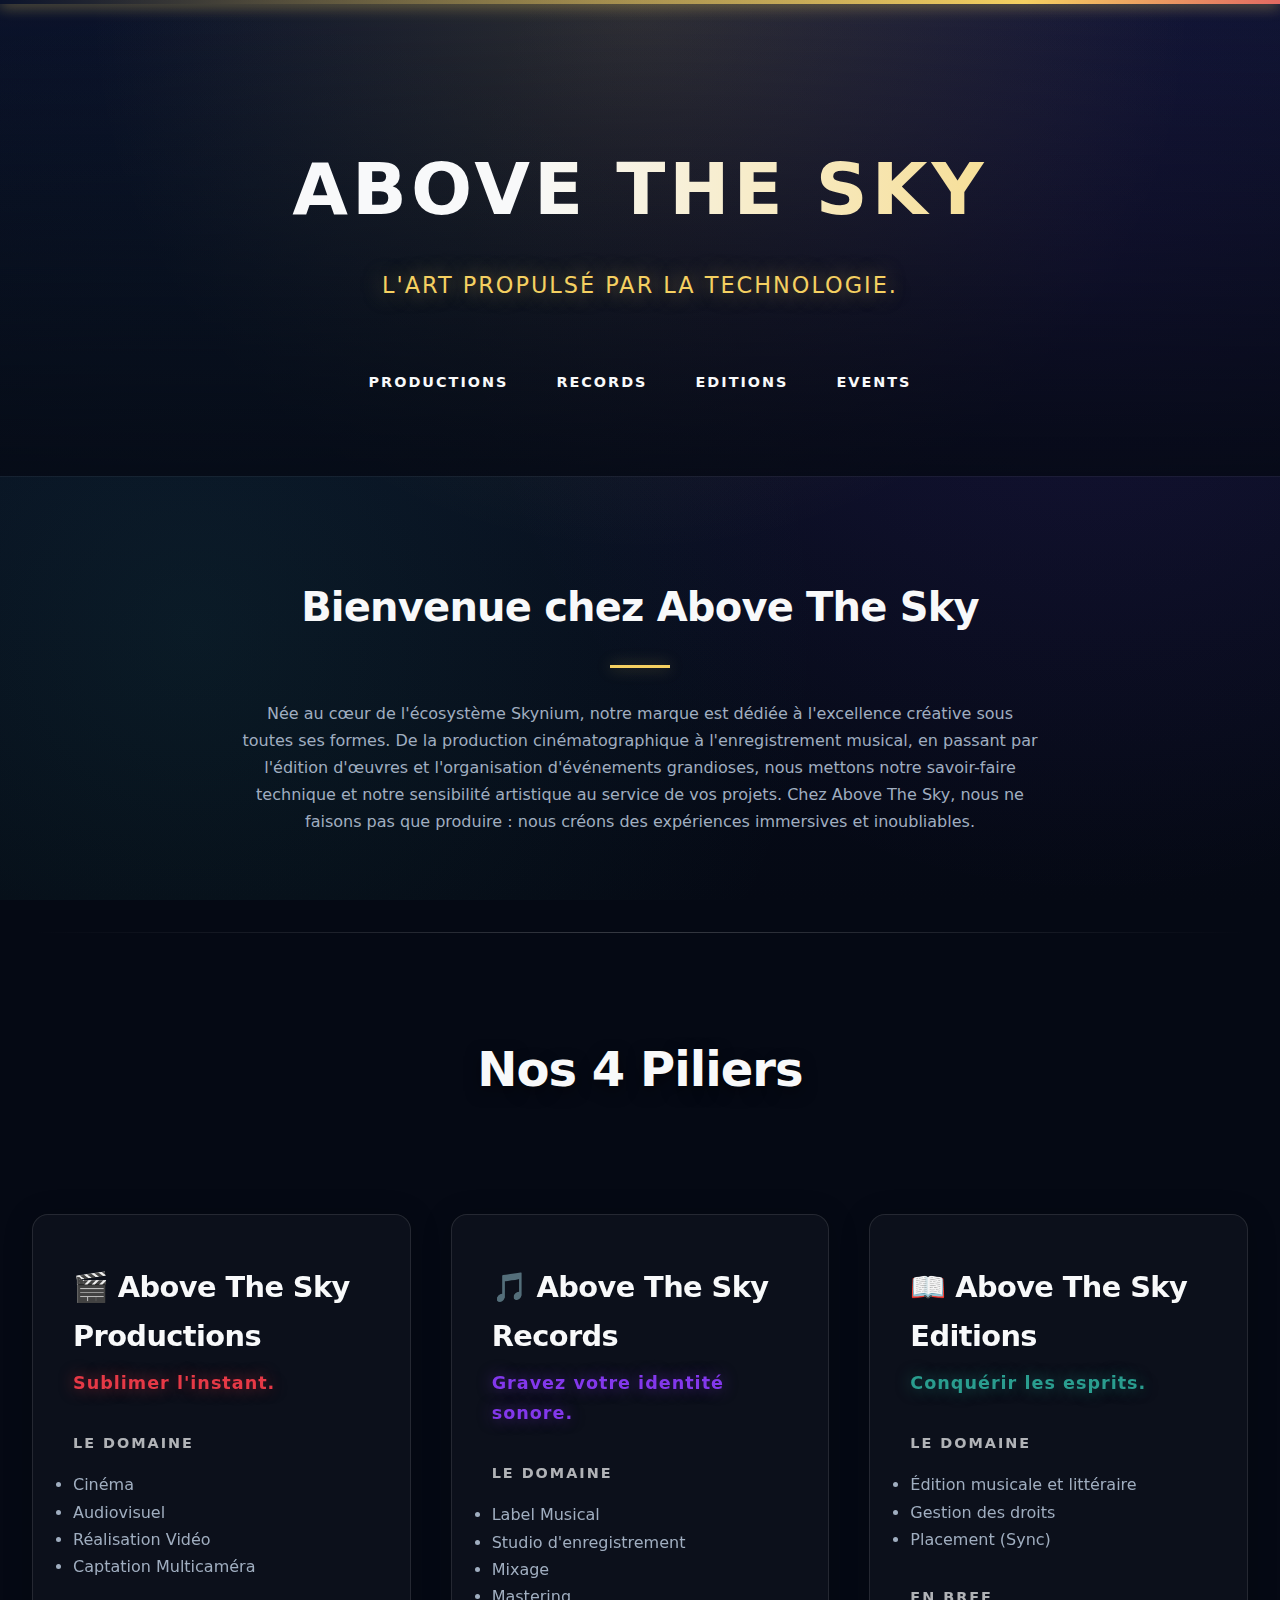
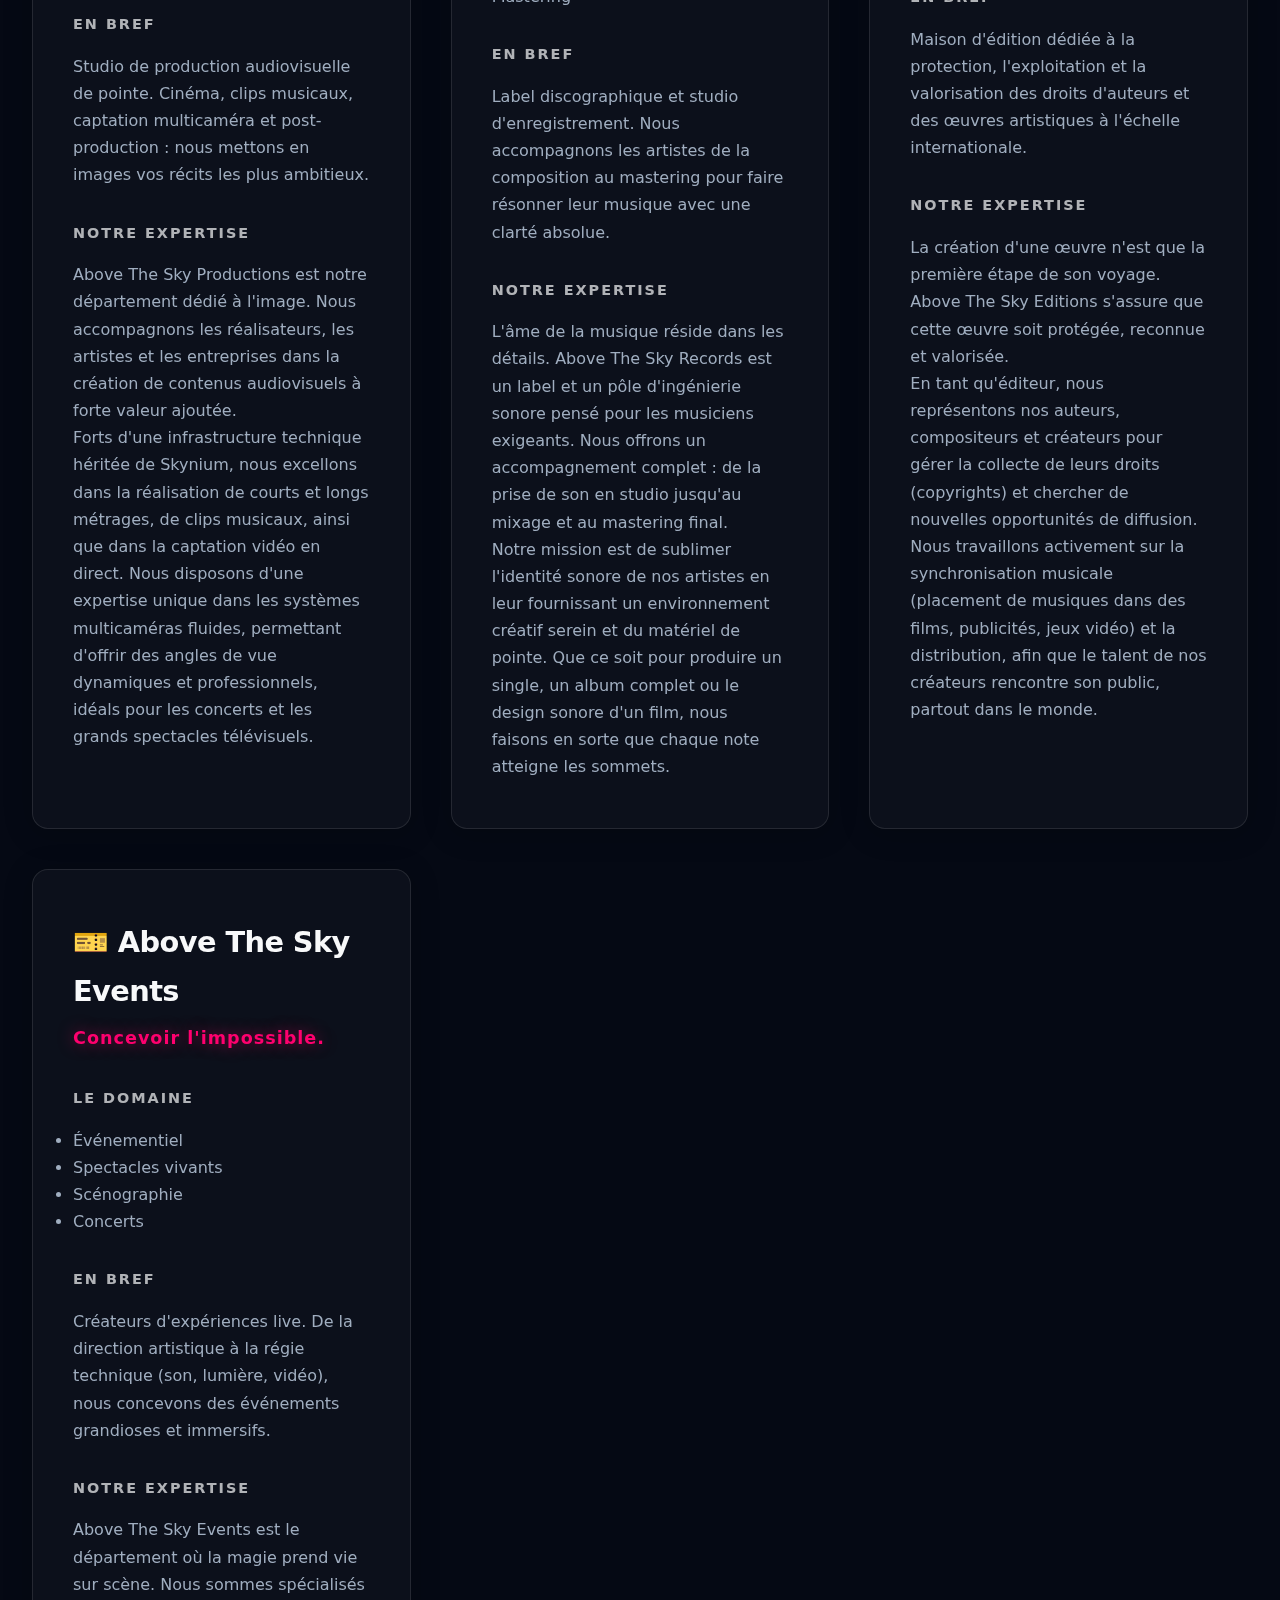
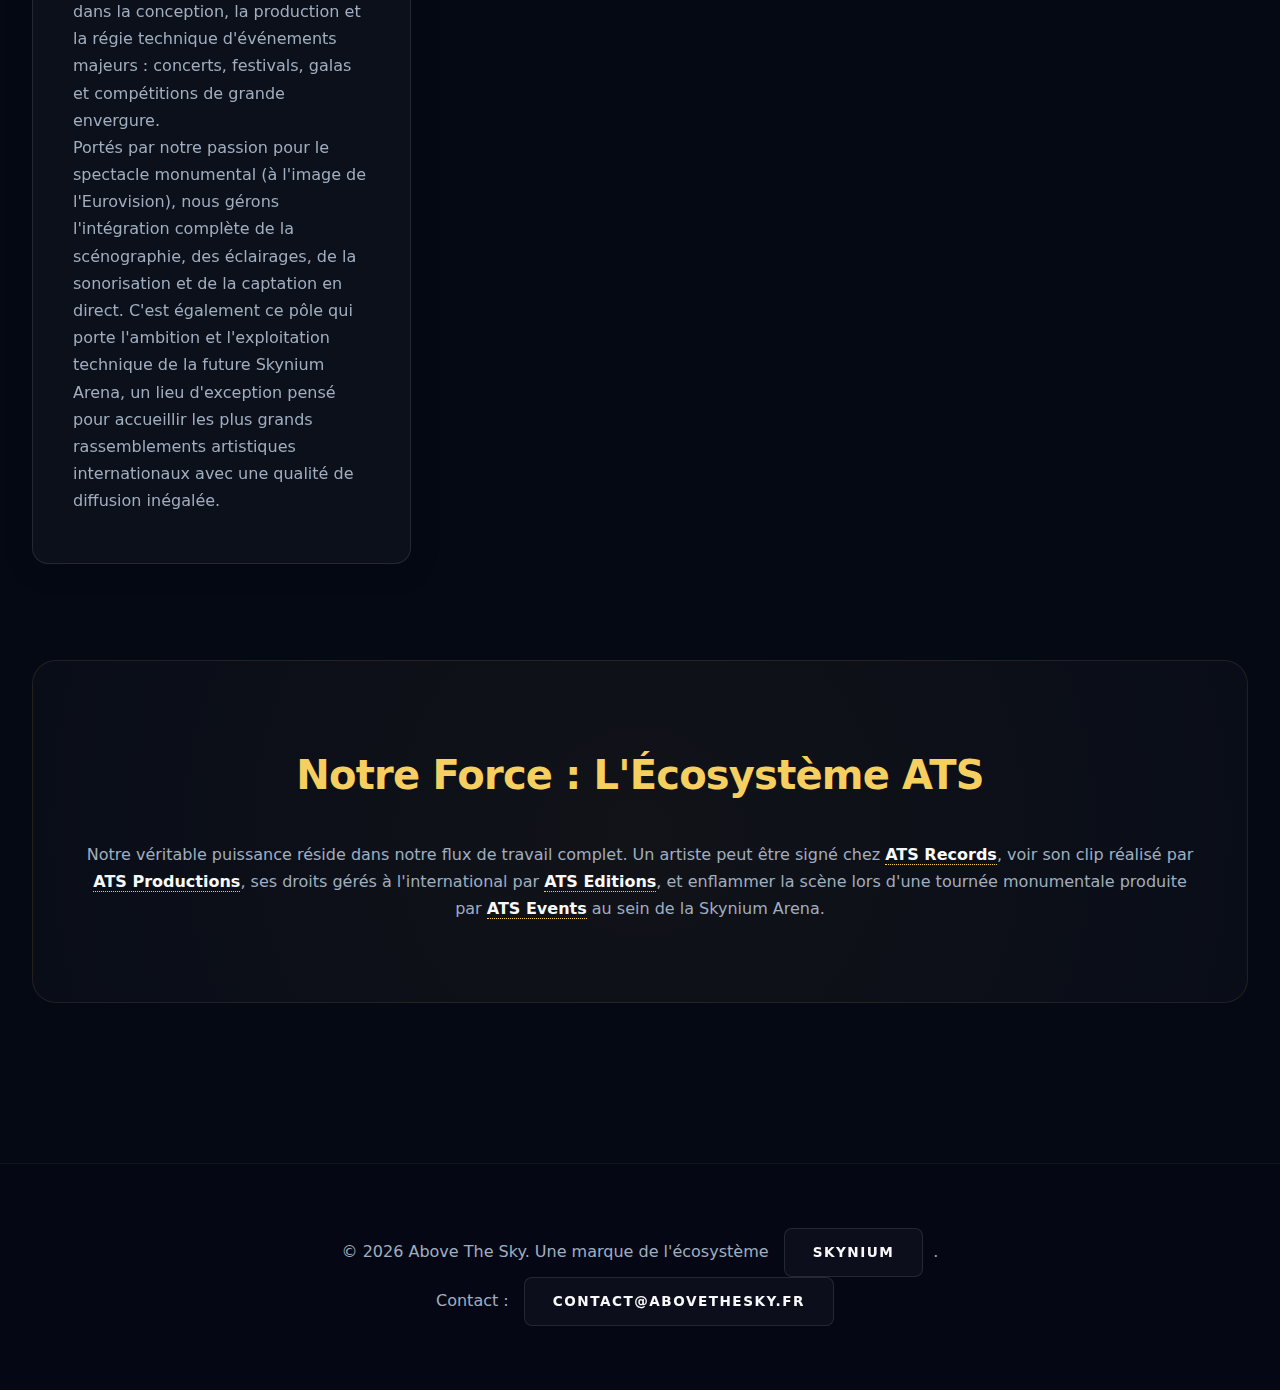
<file: index.html>
<!DOCTYPE html>
<html lang="fr">
<head>
    <meta charset="UTF-8">
    <meta name="viewport" content="width=device-width, initial-scale=1.0">
    <title>Above The Sky</title>
    <link rel="stylesheet" href="ressources/style.css">
    <meta name="description" content="Pôle créatif, artistique et événementiel de l'écosystème Skynium.">
    <link rel="icon" type="image/png" href="/ressources/favicon/favicon-96x96.png" sizes="96x96" />
    <link rel="icon" type="image/svg+xml" href="/ressources/favicon/favicon.svg" />
    <link rel="shortcut icon" href="/ressources/favicon/favicon.ico" />
    <link rel="apple-touch-icon" sizes="180x180" href="/ressources/favicon/apple-touch-icon.png" />
    <meta name="apple-mobile-web-app-title" content="Above The Sky" />
    <link rel="manifest" href="/ressources/favicon/site.webmanifest" />
</head>
<body>

    <header id="entete-global">
        <h1>Above The Sky</h1>
        <p><strong>L'art propulsé par la technologie.</strong></p>
        <nav>
            <ul>
                <li><a href="productions.html">Productions</a></li>
                <li><a href="records.html">Records</a></li>
                <li><a href="editions.html">Editions</a></li>
                <li><a href="events.html">Events</a></li>
            </ul>
        </nav>
    </header>

    <main>
        <section id="presentation-globale">
            <h2>Bienvenue chez Above The Sky</h2>
            <p>Née au cœur de l'écosystème Skynium, notre marque est dédiée à l'excellence créative sous toutes ses formes. De la production cinématographique à l'enregistrement musical, en passant par l'édition d'œuvres et l'organisation d'événements grandioses, nous mettons notre savoir-faire technique et notre sensibilité artistique au service de vos projets. Chez Above The Sky, nous ne faisons pas que produire : nous créons des expériences immersives et inoubliables.</p>
        </section>

        <hr>

        <section id="les-piliers">
            <h2>Nos 4 Piliers</h2>

            <article id="productions" class="pilier-ats">
                <h3>🎬 Above The Sky Productions</h3>
                <p><em>Sublimer l'instant.</em></p>
                <h4>Le Domaine</h4>
                <ul>
                    <li>Cinéma</li>
                    <li>Audiovisuel</li>
                    <li>Réalisation Vidéo</li>
                    <li>Captation Multicaméra</li>
                </ul>
                <h4>En bref</h4>
                <p>Studio de production audiovisuelle de pointe. Cinéma, clips musicaux, captation multicaméra et post-production : nous mettons en images vos récits les plus ambitieux.</p>
                <h4>Notre Expertise</h4>
                <p>Above The Sky Productions est notre département dédié à l'image. Nous accompagnons les réalisateurs, les artistes et les entreprises dans la création de contenus audiovisuels à forte valeur ajoutée.</p>
                <p>Forts d'une infrastructure technique héritée de Skynium, nous excellons dans la réalisation de courts et longs métrages, de clips musicaux, ainsi que dans la captation vidéo en direct. Nous disposons d'une expertise unique dans les systèmes multicaméras fluides, permettant d'offrir des angles de vue dynamiques et professionnels, idéals pour les concerts et les grands spectacles télévisuels.</p>
            </article>

            <article id="records" class="pilier-ats">
                <h3>🎵 Above The Sky Records</h3>
                <p><em>Gravez votre identité sonore.</em></p>
                <h4>Le Domaine</h4>
                <ul>
                    <li>Label Musical</li>
                    <li>Studio d'enregistrement</li>
                    <li>Mixage</li>
                    <li>Mastering</li>
                </ul>
                <h4>En bref</h4>
                <p>Label discographique et studio d'enregistrement. Nous accompagnons les artistes de la composition au mastering pour faire résonner leur musique avec une clarté absolue.</p>
                <h4>Notre Expertise</h4>
                <p>L'âme de la musique réside dans les détails. Above The Sky Records est un label et un pôle d'ingénierie sonore pensé pour les musiciens exigeants. Nous offrons un accompagnement complet : de la prise de son en studio jusqu'au mixage et au mastering final.</p>
                <p>Notre mission est de sublimer l'identité sonore de nos artistes en leur fournissant un environnement créatif serein et du matériel de pointe. Que ce soit pour produire un single, un album complet ou le design sonore d'un film, nous faisons en sorte que chaque note atteigne les sommets.</p>
            </article>

            <article id="editions" class="pilier-ats">
                <h3>📖 Above The Sky Editions</h3>
                <p><em>Conquérir les esprits.</em></p>
                <h4>Le Domaine</h4>
                <ul>
                    <li>Édition musicale et littéraire</li>
                    <li>Gestion des droits</li>
                    <li>Placement (Sync)</li>
                </ul>
                <h4>En bref</h4>
                <p>Maison d'édition dédiée à la protection, l'exploitation et la valorisation des droits d'auteurs et des œuvres artistiques à l'échelle internationale.</p>
                <h4>Notre Expertise</h4>
                <p>La création d'une œuvre n'est que la première étape de son voyage. Above The Sky Editions s'assure que cette œuvre soit protégée, reconnue et valorisée.</p>
                <p>En tant qu'éditeur, nous représentons nos auteurs, compositeurs et créateurs pour gérer la collecte de leurs droits (copyrights) et chercher de nouvelles opportunités de diffusion. Nous travaillons activement sur la synchronisation musicale (placement de musiques dans des films, publicités, jeux vidéo) et la distribution, afin que le talent de nos créateurs rencontre son public, partout dans le monde.</p>
            </article>

            <article id="events" class="pilier-ats">
                <h3>🎫 Above The Sky Events</h3>
                <p><em>Concevoir l'impossible.</em></p>
                <h4>Le Domaine</h4>
                <ul>
                    <li>Événementiel</li>
                    <li>Spectacles vivants</li>
                    <li>Scénographie</li>
                    <li>Concerts</li>
                </ul>
                <h4>En bref</h4>
                <p>Créateurs d'expériences live. De la direction artistique à la régie technique (son, lumière, vidéo), nous concevons des événements grandioses et immersifs.</p>
                <h4>Notre Expertise</h4>
                <p>Above The Sky Events est le département où la magie prend vie sur scène. Nous sommes spécialisés dans la conception, la production et la régie technique d'événements majeurs : concerts, festivals, galas et compétitions de grande envergure.</p>
                <p>Portés par notre passion pour le spectacle monumental (à l'image de l'Eurovision), nous gérons l'intégration complète de la scénographie, des éclairages, de la sonorisation et de la captation en direct. C'est également ce pôle qui porte l'ambition et l'exploitation technique de la future Skynium Arena, un lieu d'exception pensé pour accueillir les plus grands rassemblements artistiques internationaux avec une qualité de diffusion inégalée.</p>
            </article>
        </section>

        <section id="workflow-synergie">
            <h2>Notre Force : L'Écosystème ATS</h2>
            <p>Notre véritable puissance réside dans notre flux de travail complet. Un artiste peut être signé chez <strong>ATS Records</strong>, voir son clip réalisé par <strong>ATS Productions</strong>, ses droits gérés à l'international par <strong>ATS Editions</strong>, et enflammer la scène lors d'une tournée monumentale produite par <strong>ATS Events</strong> au sein de la Skynium Arena.</p>
        </section>
    </main>

    <footer id="pied-de-page">
        <p>&copy; 2026 Above The Sky. Une marque de l'écosystème <a href="https://skynium.fr">Skynium</a>.</p>
        <p>Contact : <a href="mailto:contact@abovethesky.fr">contact@abovethesky.fr</a></p>
    </footer>

    <script>var FreeScoutW={s:{"color":"#f5d061","position":"br","locale":"fr","id":2525811789}};(function(d,e,s){if(d.getElementById("freescout-w"))return;a=d.createElement(e);m=d.getElementsByTagName(e)[0];a.async=1;a.id="freescout-w";a.src=s;m.parentNode.insertBefore(a, m)})(document,"script","https://support.iris.skynium.fr/modules/enduserportal/js/widget.js?v=6396");</script>

</body>
</html>
</file>
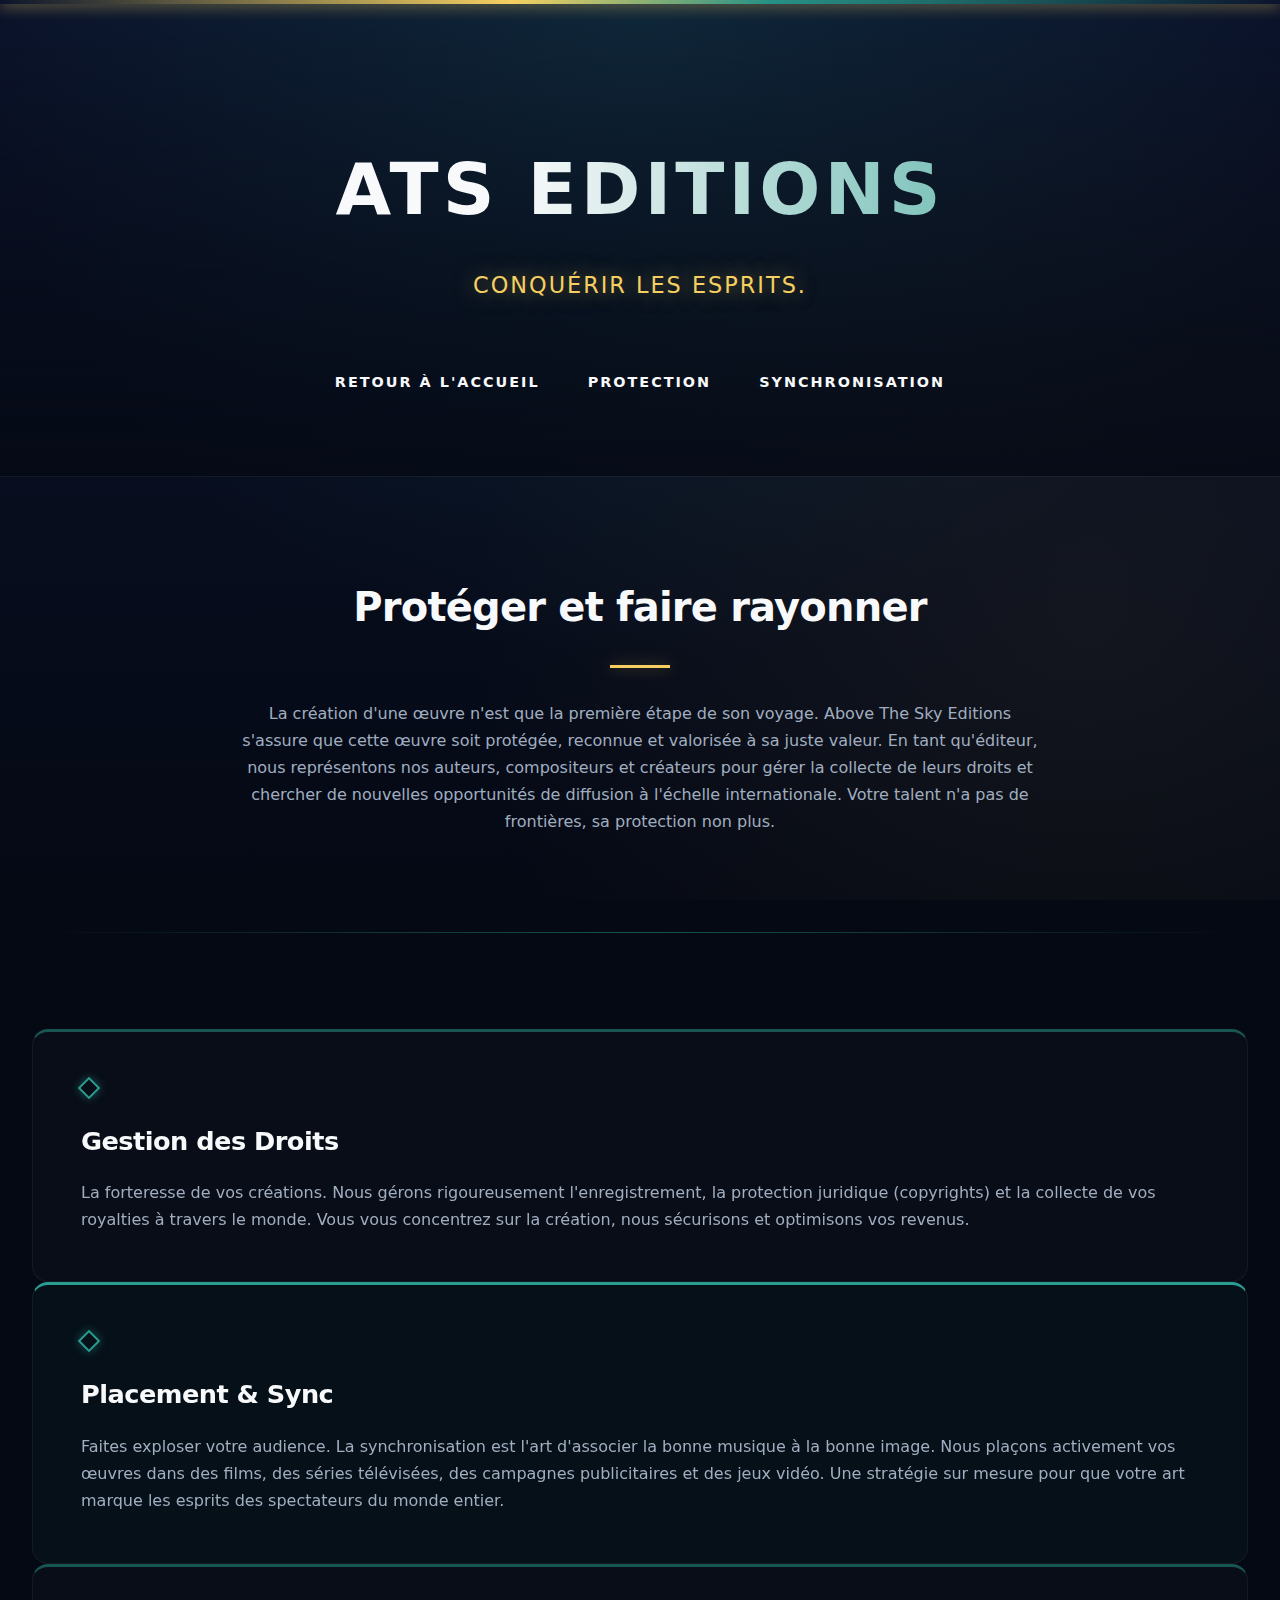
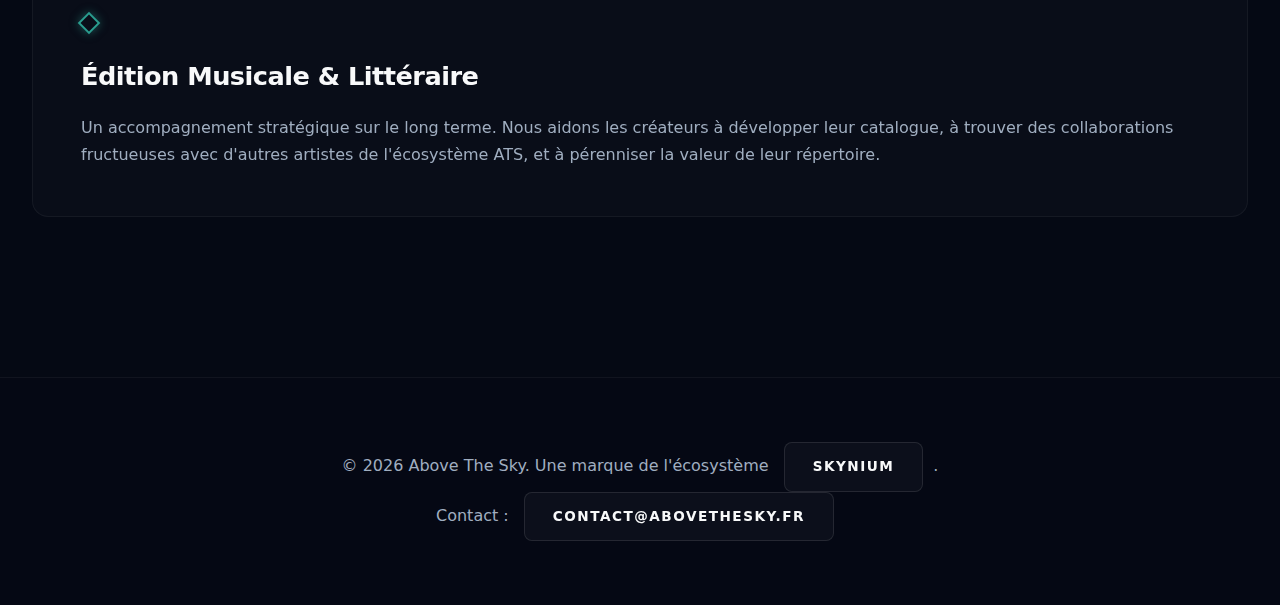
<file: editions.html>
<!DOCTYPE html>
<html lang="fr">
<head>
    <meta charset="UTF-8">
    <meta name="viewport" content="width=device-width, initial-scale=1.0">
    <title>Above The Sky Editions</title>
    <meta name="description" content="Maison d'édition dédiée à la protection, l'exploitation et la valorisation des droits d'auteurs et des œuvres artistiques.">
    <link rel="stylesheet" href="ressources/style.css">
    <link rel="stylesheet" href="ressources/editions.css">

    <link rel="icon" type="image/png" href="/ressources/favicon/atseditions/favicon-96x96.png" sizes="96x96" />
    <link rel="icon" type="image/svg+xml" href="/ressources/favicon/atseditions/favicon.svg" />
    <link rel="shortcut icon" href="/ressources/favicon/atseditions/favicon.ico" />
    <link rel="apple-touch-icon" sizes="180x180" href="/ressources/favicon/atseditions/apple-touch-icon.png" />
    <meta name="apple-mobile-web-app-title" content="Above The Sky Editions" />
    <link rel="manifest" href="/ressources/favicon/atseditions/site.webmanifest" />
</head>
<body class="page-editions">

    <header id="entete-global" class="header-edit">
        <h1>ATS Editions</h1>
        <p><strong>Conquérir les esprits.</strong></p>
        <nav>
            <ul>
                <li><a href="index.html">Retour à l'Accueil</a></li>
                <li><a href="#protection">Protection</a></li>
                <li><a href="#synchronisation">Synchronisation</a></li>
            </ul>
        </nav>
    </header>

    <main>
        <section id="presentation-globale">
            <h2>Protéger et faire rayonner</h2>
            <p>La création d'une œuvre n'est que la première étape de son voyage. Above The Sky Editions s'assure que cette œuvre soit protégée, reconnue et valorisée à sa juste valeur. En tant qu'éditeur, nous représentons nos auteurs, compositeurs et créateurs pour gérer la collecte de leurs droits et chercher de nouvelles opportunités de diffusion à l'échelle internationale. Votre talent n'a pas de frontières, sa protection non plus.</p>
        </section>

        <hr class="hr-edit">

        <section id="expertises" class="grille-services">
            <article class="service-card edit-card">
                <div class="icon-shield"></div>
                <h3 id="protection">Gestion des Droits</h3>
                <p>La forteresse de vos créations. Nous gérons rigoureusement l'enregistrement, la protection juridique (copyrights) et la collecte de vos royalties à travers le monde. Vous vous concentrez sur la création, nous sécurisons et optimisons vos revenus.</p>
            </article>

            <article class="service-card edit-card focus-sync">
                <div class="icon-shield shield-active"></div>
                <h3 id="synchronisation">Placement & Sync</h3>
                <p>Faites exploser votre audience. La synchronisation est l'art d'associer la bonne musique à la bonne image. Nous plaçons activement vos œuvres dans des films, des séries télévisées, des campagnes publicitaires et des jeux vidéo. Une stratégie sur mesure pour que votre art marque les esprits des spectateurs du monde entier.</p>
            </article>

            <article class="service-card edit-card">
                <div class="icon-shield"></div>
                <h3>Édition Musicale & Littéraire</h3>
                <p>Un accompagnement stratégique sur le long terme. Nous aidons les créateurs à développer leur catalogue, à trouver des collaborations fructueuses avec d'autres artistes de l'écosystème ATS, et à pérenniser la valeur de leur répertoire.</p>
            </article>
        </section>

    </main>

    <footer id="pied-de-page">
        <p>&copy; 2026 Above The Sky. Une marque de l'écosystème <a href="https://skynium.fr">Skynium</a>.</p>
        <p>Contact : <a href="mailto:contact@abovethesky.fr">contact@abovethesky.fr</a></p>
    </footer>

    <script>var FreeScoutW={s:{"color":"#2a9d8f","position":"br","locale":"fr","id":2525811789}};(function(d,e,s){if(d.getElementById("freescout-w"))return;a=d.createElement(e);m=d.getElementsByTagName(e)[0];a.async=1;a.id="freescout-w";a.src=s;m.parentNode.insertBefore(a, m)})(document,"script","https://support.iris.skynium.fr/modules/enduserportal/js/widget.js?v=6396");</script>

</body>
</html>
</file>
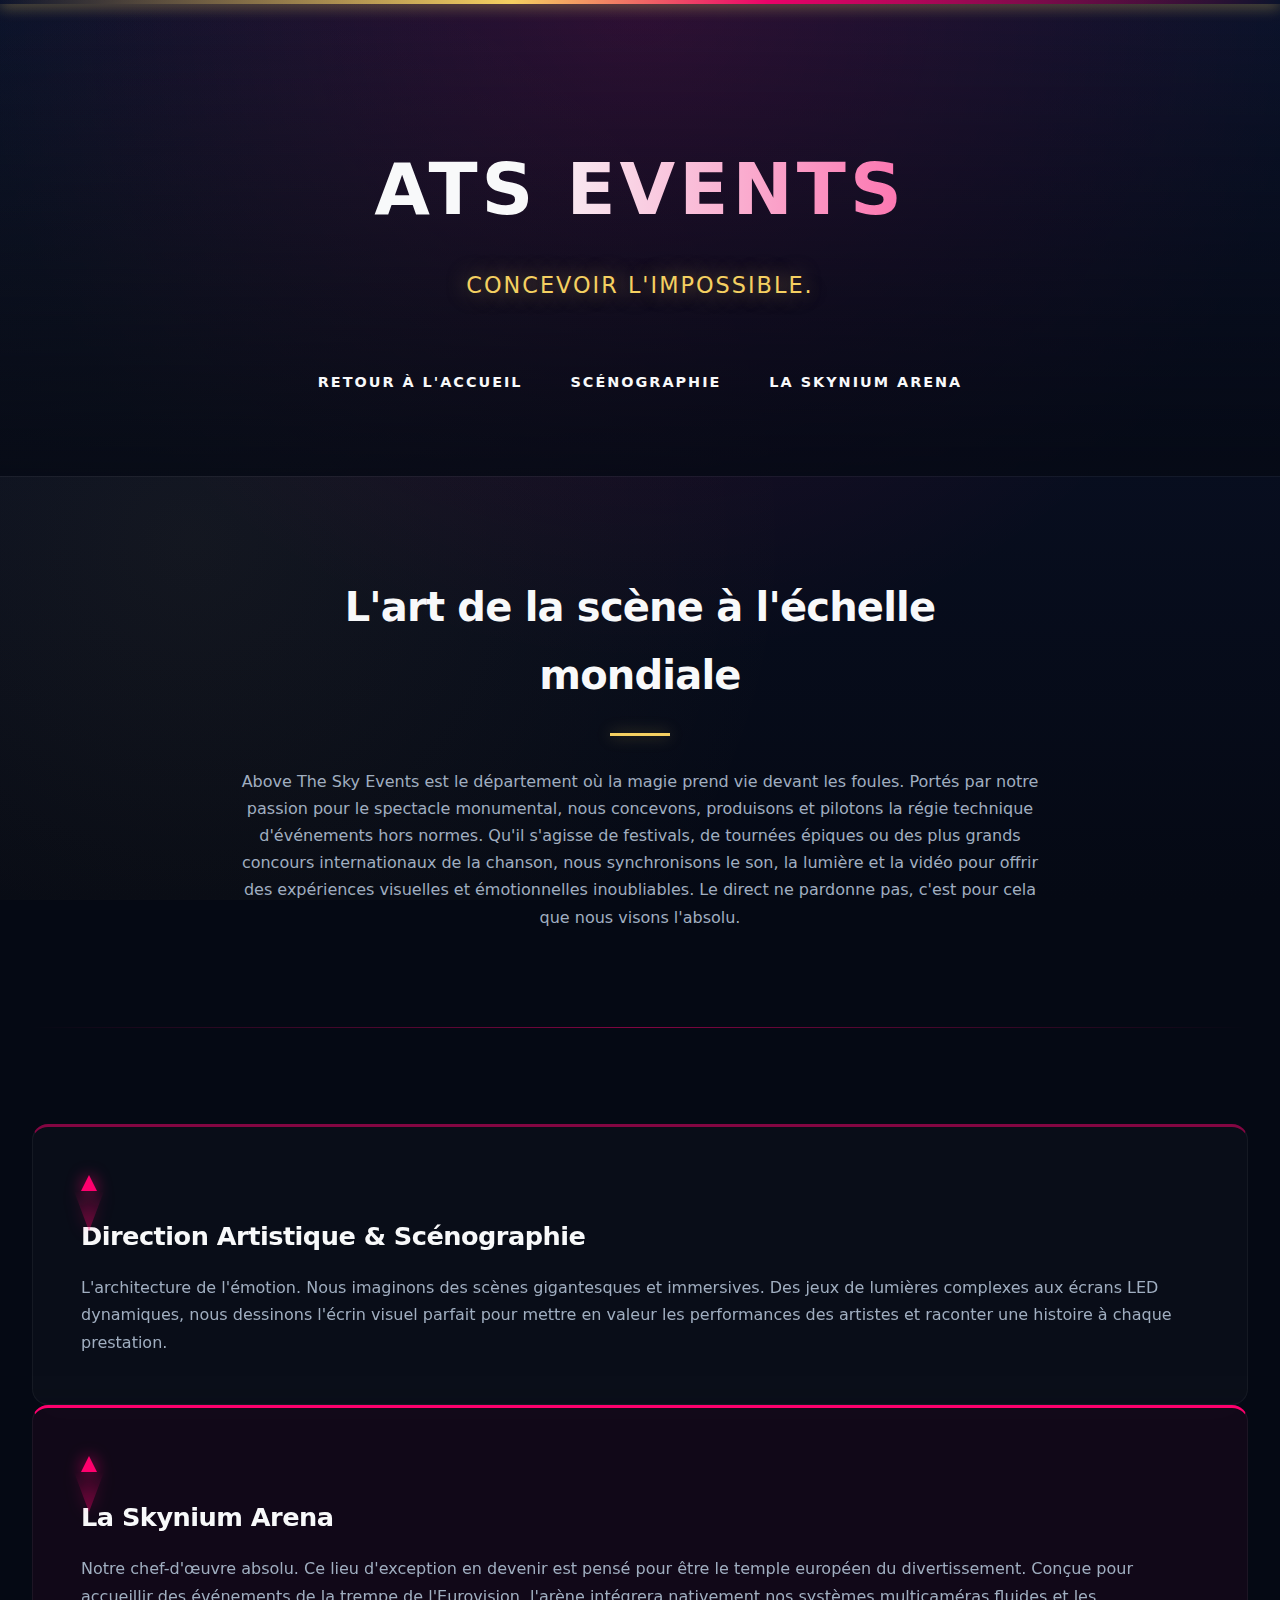
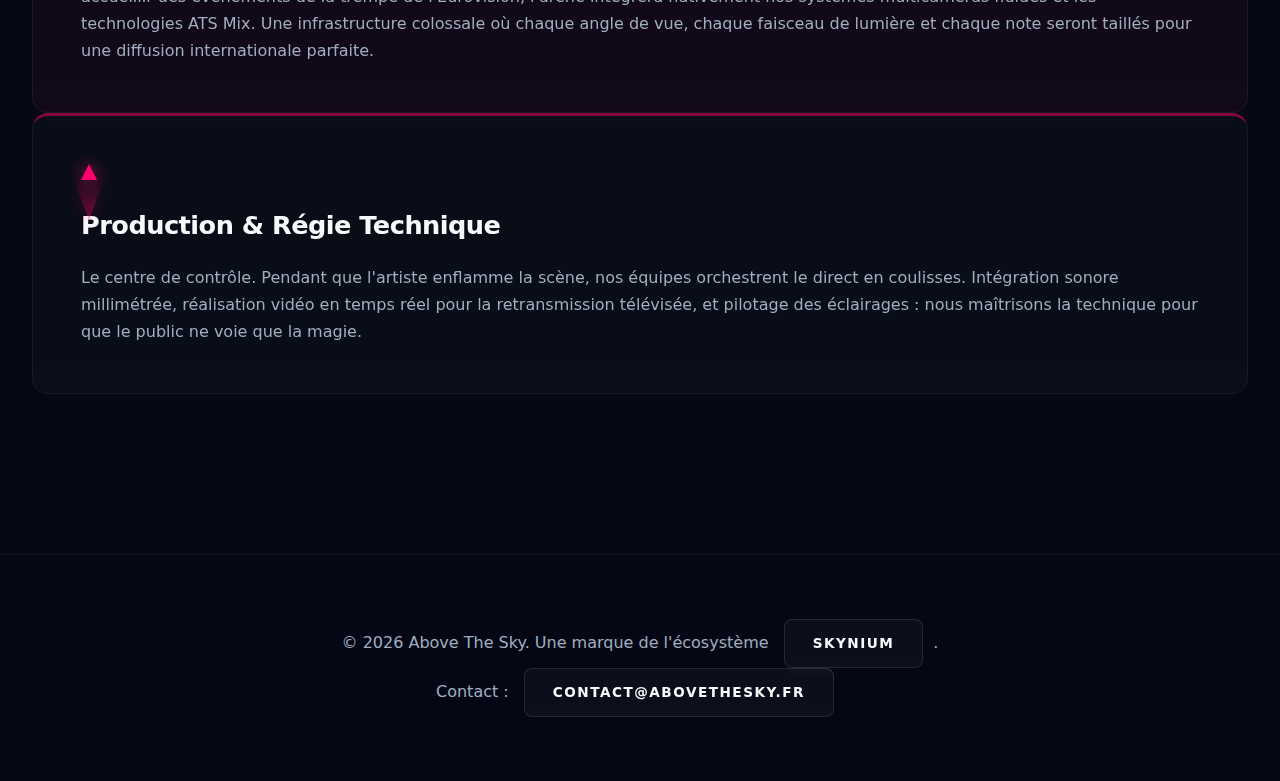
<file: events.html>
<!DOCTYPE html>
<html lang="fr">
<head>
    <meta charset="UTF-8">
    <meta name="viewport" content="width=device-width, initial-scale=1.0">
    <title>Above The Sky Events</title>
    <meta name="description" content="Créateurs d'expériences live grandioses, scénographie et exploitation de la Skynium Arena.">
    <link rel="stylesheet" href="ressources/style.css">
    <link rel="stylesheet" href="ressources/events.css">

    <link rel="icon" type="image/png" href="/ressources/favicon/atsevents/favicon-96x96.png" sizes="96x96" />
    <link rel="icon" type="image/svg+xml" href="/ressources/favicon/atsevents/favicon.svg" />
    <link rel="shortcut icon" href="/ressources/favicon/atsevents/favicon.ico" />
    <link rel="apple-touch-icon" sizes="180x180" href="/ressources/favicon/atsevents/apple-touch-icon.png" />
    <meta name="apple-mobile-web-app-title" content="Above The Sky Events" />
    <link rel="manifest" href="/ressources/favicon/atsevents/site.webmanifest" />
</head>
<body class="page-events">

    <header id="entete-global" class="header-events">
        <h1>ATS Events</h1>
        <p><strong>Concevoir l'impossible.</strong></p>
        <nav>
            <ul>
                <li><a href="index.html">Retour à l'Accueil</a></li>
                <li><a href="#scenographie">Scénographie</a></li>
                <li><a href="#skynium-arena">La Skynium Arena</a></li>
            </ul>
        </nav>
    </header>

    <main>
        <section id="presentation-globale">
            <h2>L'art de la scène à l'échelle mondiale</h2>
            <p>Above The Sky Events est le département où la magie prend vie devant les foules. Portés par notre passion pour le spectacle monumental, nous concevons, produisons et pilotons la régie technique d'événements hors normes. Qu'il s'agisse de festivals, de tournées épiques ou des plus grands concours internationaux de la chanson, nous synchronisons le son, la lumière et la vidéo pour offrir des expériences visuelles et émotionnelles inoubliables. Le direct ne pardonne pas, c'est pour cela que nous visons l'absolu.</p>
        </section>

        <hr class="hr-events">

        <section id="expertises" class="grille-services">
            <article class="service-card events-card">
                <div class="icon-beam"></div>
                <h3 id="scenographie">Direction Artistique & Scénographie</h3>
                <p>L'architecture de l'émotion. Nous imaginons des scènes gigantesques et immersives. Des jeux de lumières complexes aux écrans LED dynamiques, nous dessinons l'écrin visuel parfait pour mettre en valeur les performances des artistes et raconter une histoire à chaque prestation.</p>
            </article>

            <article id="skynium-arena" class="service-card events-card focus-arena">
                <div class="icon-beam beam-intense"></div>
                <h3>La Skynium Arena</h3>
                <p>Notre chef-d'œuvre absolu. Ce lieu d'exception en devenir est pensé pour être le temple européen du divertissement. Conçue pour accueillir des événements de la trempe de l'Eurovision, l'arène intégrera nativement nos systèmes multicaméras fluides et les technologies ATS Mix. Une infrastructure colossale où chaque angle de vue, chaque faisceau de lumière et chaque note seront taillés pour une diffusion internationale parfaite.</p>
            </article>

            <article class="service-card events-card">
                <div class="icon-beam"></div>
                <h3>Production & Régie Technique</h3>
                <p>Le centre de contrôle. Pendant que l'artiste enflamme la scène, nos équipes orchestrent le direct en coulisses. Intégration sonore millimétrée, réalisation vidéo en temps réel pour la retransmission télévisée, et pilotage des éclairages : nous maîtrisons la technique pour que le public ne voie que la magie.</p>
            </article>
        </section>

    </main>

    <footer id="pied-de-page">
        <p>&copy; 2026 Above The Sky. Une marque de l'écosystème <a href="https://skynium.fr">Skynium</a>.</p>
        <p>Contact : <a href="mailto:contact@abovethesky.fr">contact@abovethesky.fr</a></p>
    </footer>

    <script>var FreeScoutW={s:{"color":"#ff006e","position":"br","locale":"fr","id":2525811789}};(function(d,e,s){if(d.getElementById("freescout-w"))return;a=d.createElement(e);m=d.getElementsByTagName(e)[0];a.async=1;a.id="freescout-w";a.src=s;m.parentNode.insertBefore(a, m)})(document,"script","https://support.iris.skynium.fr/modules/enduserportal/js/widget.js?v=6396");</script>

</body>
</html>
</file>
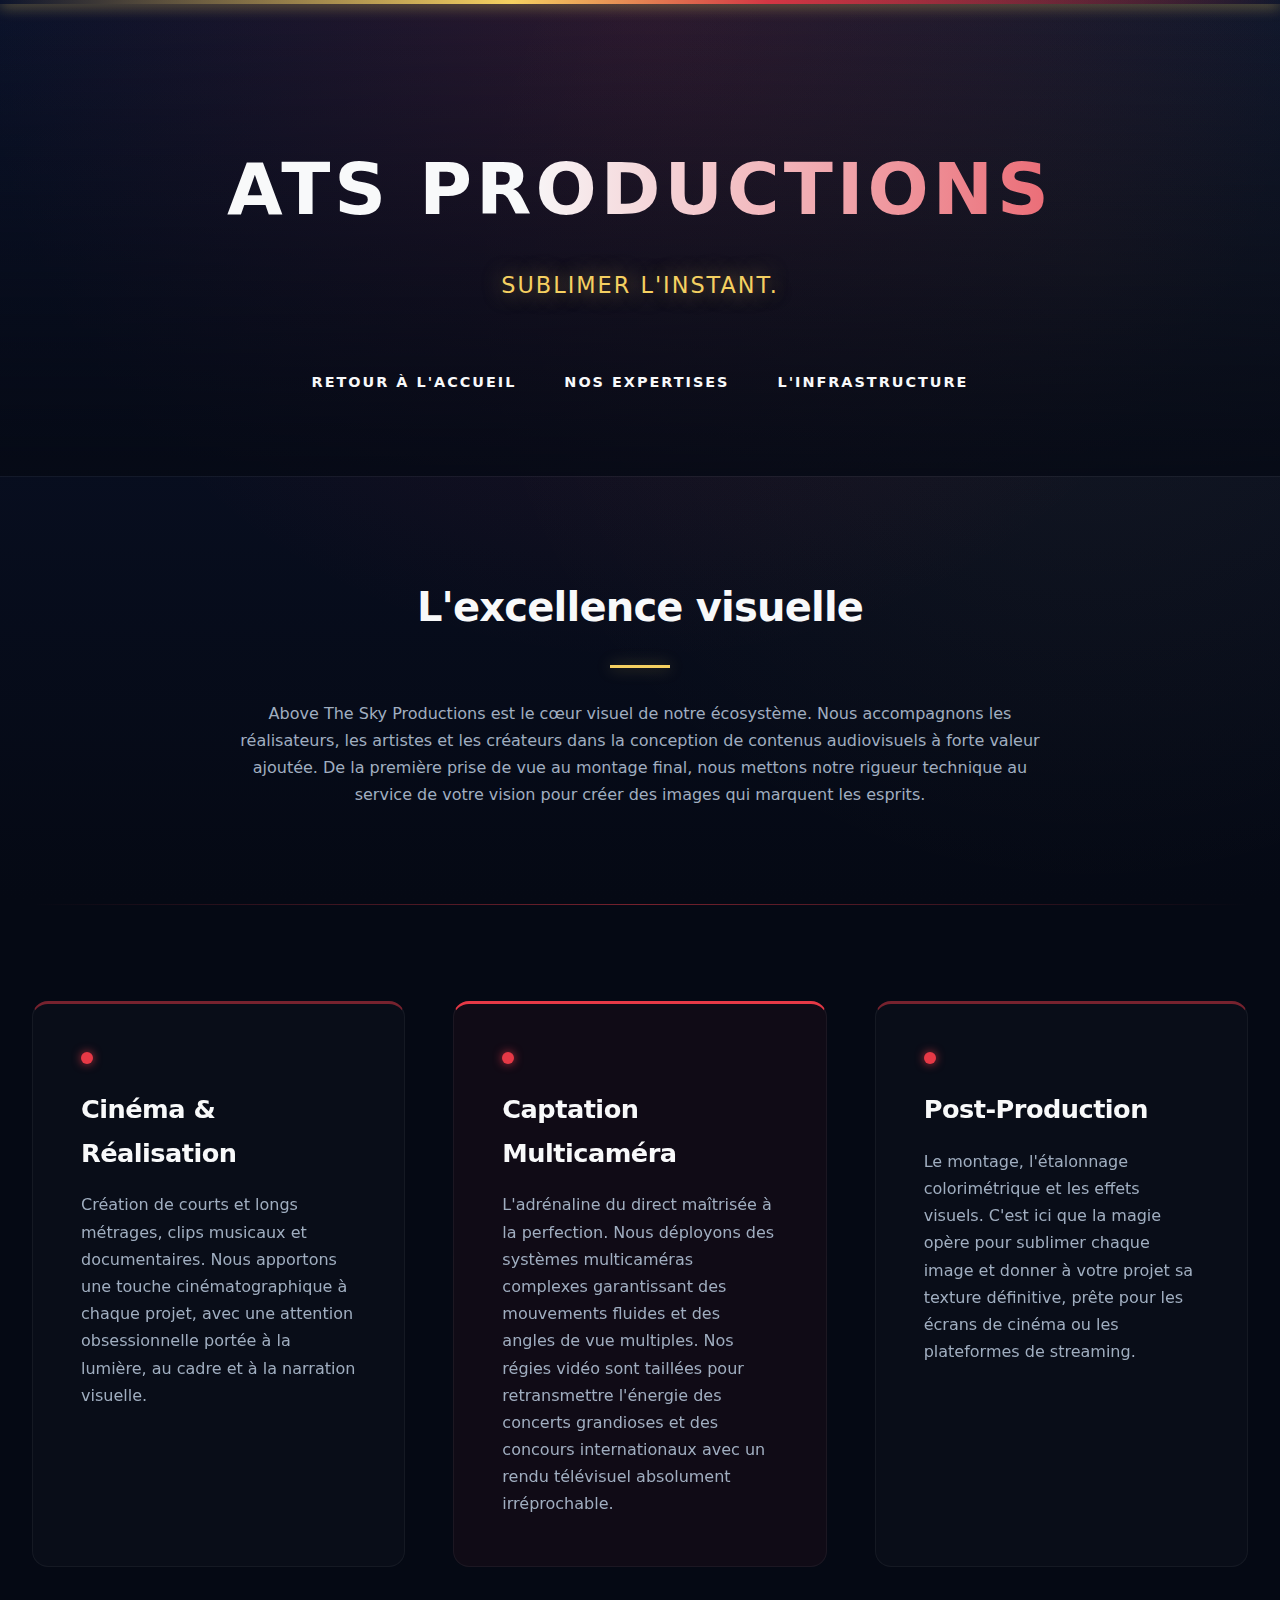
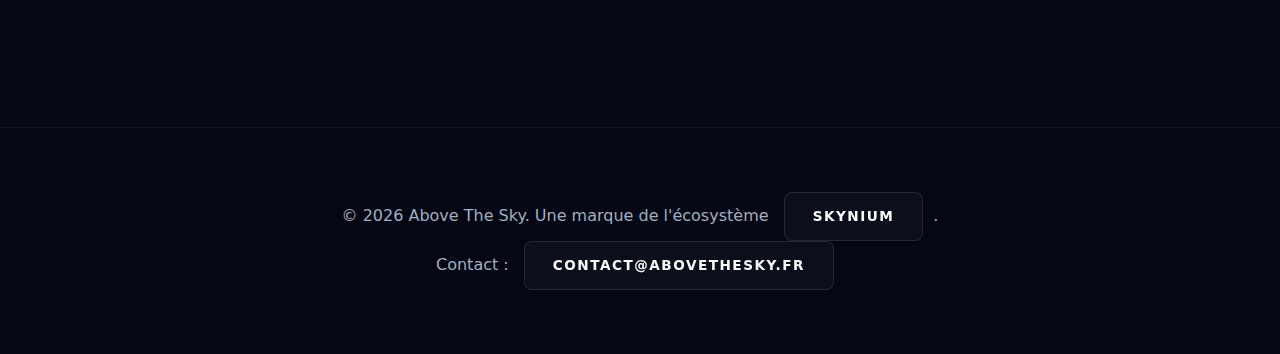
<file: productions.html>
<!DOCTYPE html>
<html lang="fr">
<head>
    <meta charset="UTF-8">
    <meta name="viewport" content="width=device-width, initial-scale=1.0">
    <title>Above The Sky Productions</title>
    <meta name="description" content="Studio de production audiovisuelle de pointe. Cinéma, clips musicaux et captation multicaméra.">
    <link rel="stylesheet" href="ressources/style.css">
    <link rel="stylesheet" href="ressources/productions.css">

    <link rel="icon" type="image/png" href="/ressources/favicon/atsprod/favicon-96x96.png" sizes="96x96" />
    <link rel="icon" type="image/svg+xml" href="/ressources/favicon/atsprod/favicon.svg" />
    <link rel="shortcut icon" href="/ressources/favicon/atsprod/favicon.ico" />
    <link rel="apple-touch-icon" sizes="180x180" href="/ressources/favicon/atsprod/apple-touch-icon.png" />
    <meta name="apple-mobile-web-app-title" content="Above The Sky Productions" />
    <link rel="manifest" href="/ressources/favicon/atsprod/site.webmanifest" />
</head>
<body class="page-productions">

    <header id="entete-global" class="header-prod">
        <h1>ATS Productions</h1>
        <p><strong>Sublimer l'instant.</strong></p>
        <nav>
            <ul>
                <li><a href="index.html">Retour à l'Accueil</a></li>
                <li><a href="#expertises">Nos Expertises</a></li>
                <li><a href="#materiel">L'Infrastructure</a></li>
            </ul>
        </nav>
    </header>

    <main>
        <section id="presentation-globale">
            <h2>L'excellence visuelle</h2>
            <p>Above The Sky Productions est le cœur visuel de notre écosystème. Nous accompagnons les réalisateurs, les artistes et les créateurs dans la conception de contenus audiovisuels à forte valeur ajoutée. De la première prise de vue au montage final, nous mettons notre rigueur technique au service de votre vision pour créer des images qui marquent les esprits.</p>
        </section>

        <hr class="hr-prod">

        <section id="expertises" class="grille-services">
            <article class="service-card prod-card">
                <div class="icon-rec"></div>
                <h3>Cinéma & Réalisation</h3>
                <p>Création de courts et longs métrages, clips musicaux et documentaires. Nous apportons une touche cinématographique à chaque projet, avec une attention obsessionnelle portée à la lumière, au cadre et à la narration visuelle.</p>
            </article>

            <article class="service-card prod-card focus-multicam">
                <div class="icon-rec"></div>
                <h3>Captation Multicaméra</h3>
                <p>L'adrénaline du direct maîtrisée à la perfection. Nous déployons des systèmes multicaméras complexes garantissant des mouvements fluides et des angles de vue multiples. Nos régies vidéo sont taillées pour retransmettre l'énergie des concerts grandioses et des concours internationaux avec un rendu télévisuel absolument irréprochable.</p>
            </article>

            <article class="service-card prod-card">
                <div class="icon-rec"></div>
                <h3>Post-Production</h3>
                <p>Le montage, l'étalonnage colorimétrique et les effets visuels. C'est ici que la magie opère pour sublimer chaque image et donner à votre projet sa texture définitive, prête pour les écrans de cinéma ou les plateformes de streaming.</p>
            </article>
        </section>

    </main>

    <footer id="pied-de-page">
        <p>&copy; 2026 Above The Sky. Une marque de l'écosystème <a href="https://skynium.fr">Skynium</a>.</p>
        <p>Contact : <a href="mailto:contact@abovethesky.fr">contact@abovethesky.fr</a></p>
    </footer>

    <script>var FreeScoutW={s:{"color":"#e63946","position":"br","locale":"fr","id":2525811789}};(function(d,e,s){if(d.getElementById("freescout-w"))return;a=d.createElement(e);m=d.getElementsByTagName(e)[0];a.async=1;a.id="freescout-w";a.src=s;m.parentNode.insertBefore(a, m)})(document,"script","https://support.iris.skynium.fr/modules/enduserportal/js/widget.js?v=6396");</script>

</body>
</html>
</file>
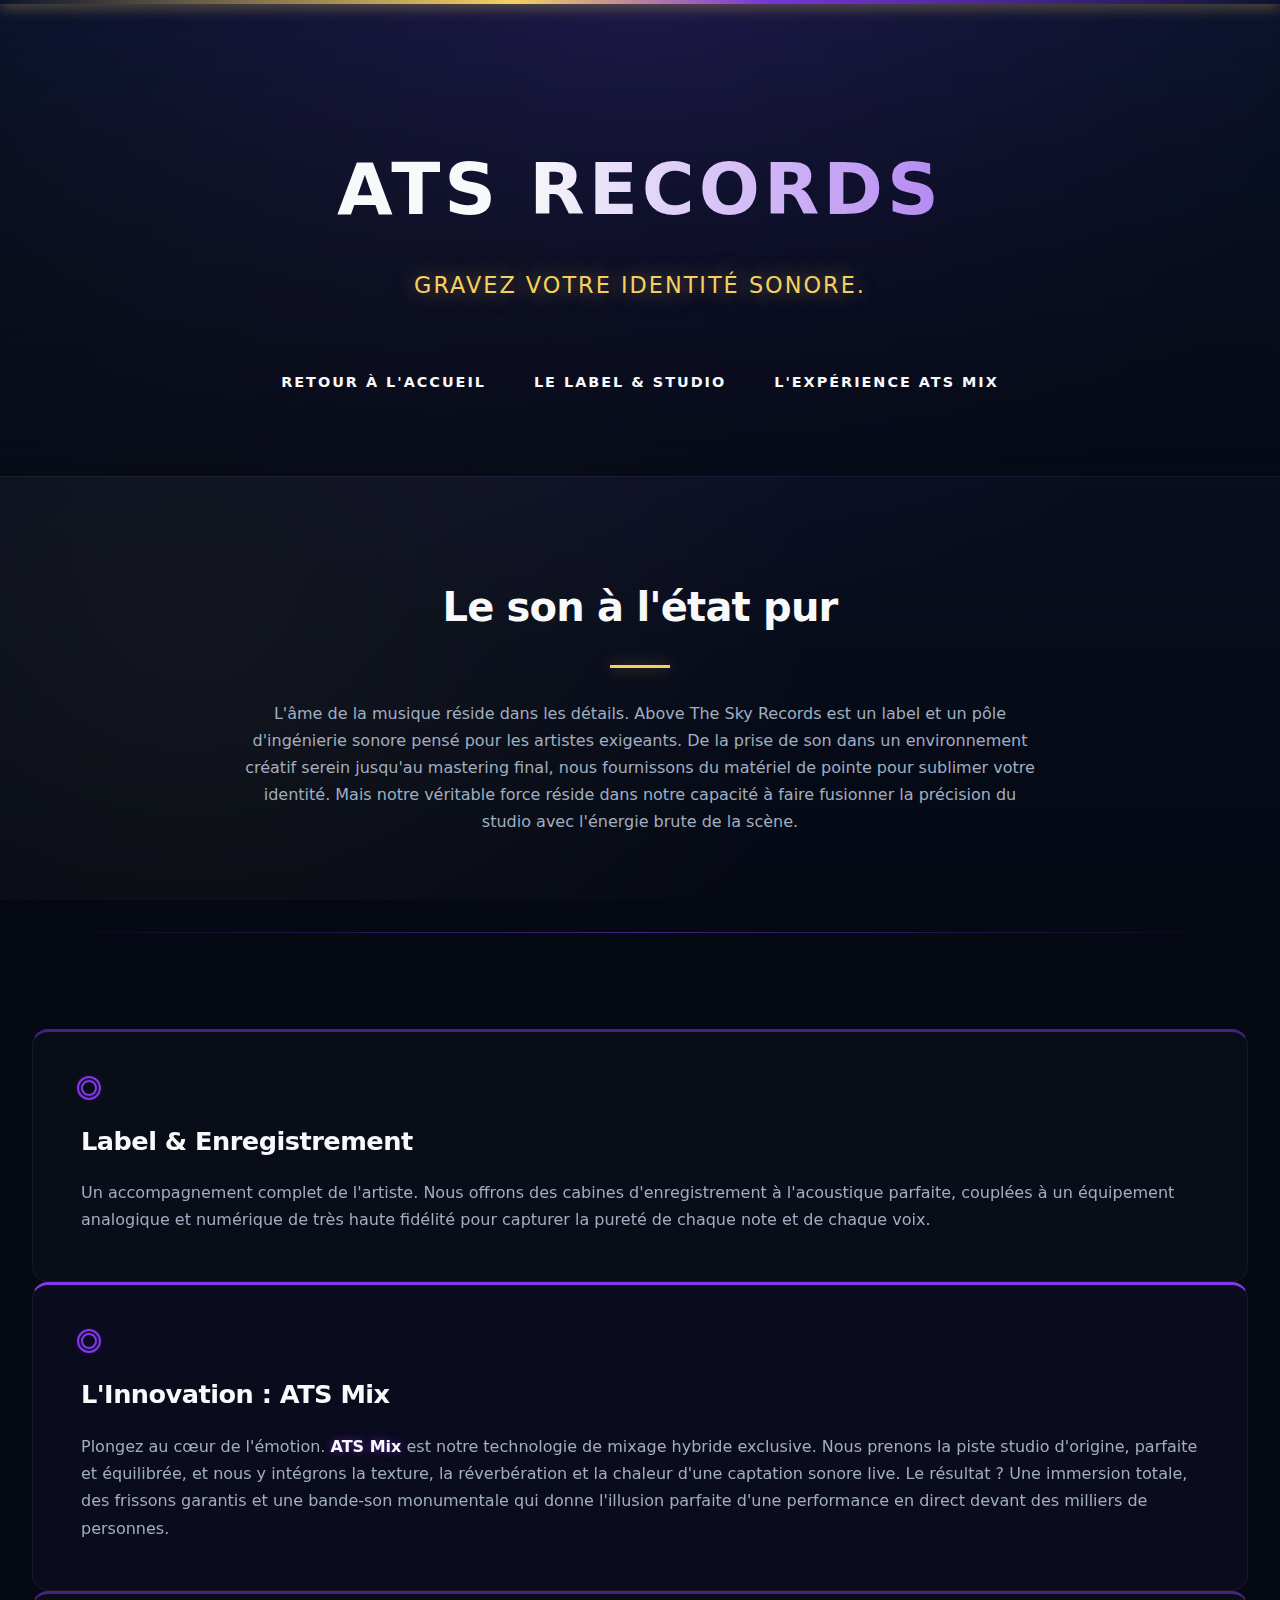
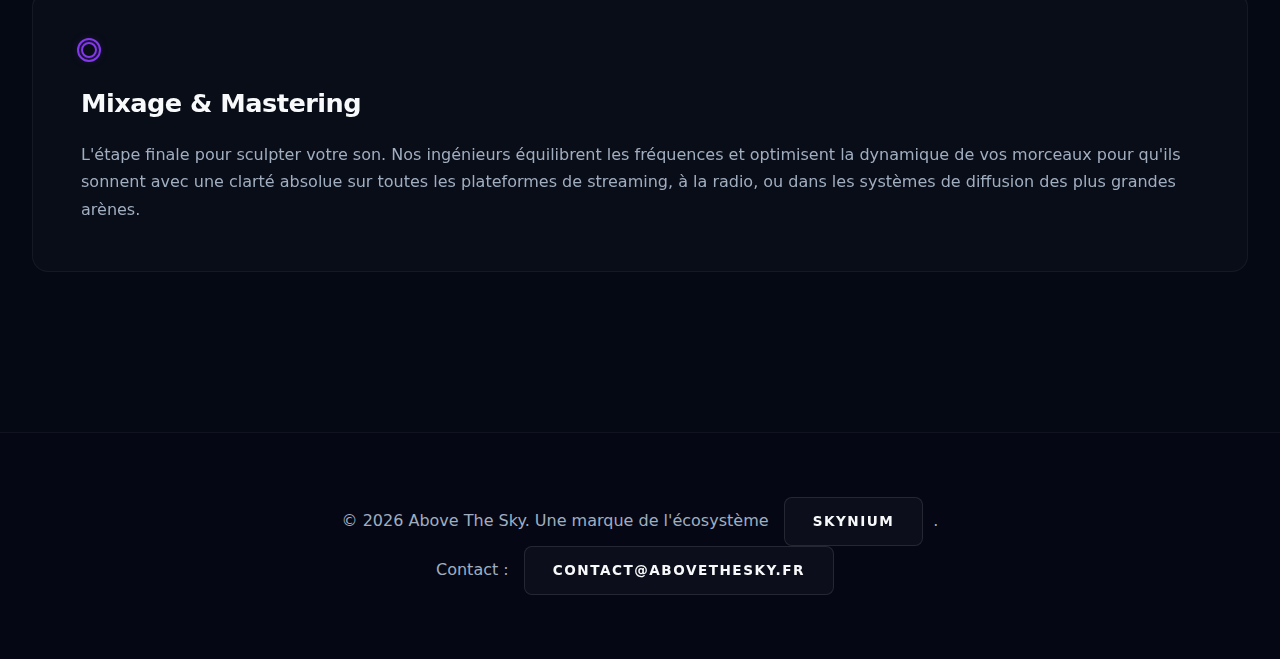
<file: records.html>
<!DOCTYPE html>
<html lang="fr">
<head>
    <meta charset="UTF-8">
    <meta name="viewport" content="width=device-width, initial-scale=1.0">
    <title>Above The Sky Records</title>
    <meta name="description" content="Label discographique et studio d'enregistrement. Découvrez l'immersion totale avec la technologie ATS Mix.">
    <link rel="stylesheet" href="ressources/style.css">
    <link rel="stylesheet" href="ressources/records.css">

    <link rel="icon" type="image/png" href="/ressources/favicon/atsrecords/favicon-96x96.png" sizes="96x96" />
    <link rel="icon" type="image/svg+xml" href="/ressources/favicon/atsrecords/favicon.svg" />
    <link rel="shortcut icon" href="/ressources/favicon/atsrecords/favicon.ico" />
    <link rel="apple-touch-icon" sizes="180x180" href="/ressources/favicon/atsrecords/apple-touch-icon.png" />
    <meta name="apple-mobile-web-app-title" content="Above The Sky Records" />
    <link rel="manifest" href="/ressources/favicon/atsrecords/site.webmanifest" />
</head>
<body class="page-records">

    <header id="entete-global" class="header-rec">
        <h1>ATS Records</h1>
        <p><strong>Gravez votre identité sonore.</strong></p>
        <nav>
            <ul>
                <li><a href="index.html">Retour à l'Accueil</a></li>
                <li><a href="#studio">Le Label & Studio</a></li>
                <li><a href="#ats-mix">L'Expérience ATS Mix</a></li>
            </ul>
        </nav>
    </header>

    <main>
        <section id="presentation-globale">
            <h2>Le son à l'état pur</h2>
            <p>L'âme de la musique réside dans les détails. Above The Sky Records est un label et un pôle d'ingénierie sonore pensé pour les artistes exigeants. De la prise de son dans un environnement créatif serein jusqu'au mastering final, nous fournissons du matériel de pointe pour sublimer votre identité. Mais notre véritable force réside dans notre capacité à faire fusionner la précision du studio avec l'énergie brute de la scène.</p>
        </section>

        <hr class="hr-rec">

        <section id="expertises" class="grille-services">
            <article class="service-card rec-card">
                <div class="icon-wave"></div>
                <h3>Label & Enregistrement</h3>
                <p>Un accompagnement complet de l'artiste. Nous offrons des cabines d'enregistrement à l'acoustique parfaite, couplées à un équipement analogique et numérique de très haute fidélité pour capturer la pureté de chaque note et de chaque voix.</p>
            </article>

            <article id="ats-mix" class="service-card rec-card focus-atsmix">
                <div class="icon-wave wave-intense"></div>
                <h3>L'Innovation : ATS Mix</h3>
                <p>Plongez au cœur de l'émotion. <strong>ATS Mix</strong> est notre technologie de mixage hybride exclusive. Nous prenons la piste studio d'origine, parfaite et équilibrée, et nous y intégrons la texture, la réverbération et la chaleur d'une captation sonore live. Le résultat ? Une immersion totale, des frissons garantis et une bande-son monumentale qui donne l'illusion parfaite d'une performance en direct devant des milliers de personnes.</p>
            </article>

            <article class="service-card rec-card">
                <div class="icon-wave"></div>
                <h3>Mixage & Mastering</h3>
                <p>L'étape finale pour sculpter votre son. Nos ingénieurs équilibrent les fréquences et optimisent la dynamique de vos morceaux pour qu'ils sonnent avec une clarté absolue sur toutes les plateformes de streaming, à la radio, ou dans les systèmes de diffusion des plus grandes arènes.</p>
            </article>
        </section>

    </main>

    <footer id="pied-de-page">
        <p>&copy; 2026 Above The Sky. Une marque de l'écosystème <a href="https://skynium.fr">Skynium</a>.</p>
        <p>Contact : <a href="mailto:contact@abovethesky.fr">contact@abovethesky.fr</a></p>
    </footer>

    <script>var FreeScoutW={s:{"color":"#8338ec","position":"br","locale":"fr","id":2525811789}};(function(d,e,s){if(d.getElementById("freescout-w"))return;a=d.createElement(e);m=d.getElementsByTagName(e)[0];a.async=1;a.id="freescout-w";a.src=s;m.parentNode.insertBefore(a, m)})(document,"script","https://support.iris.skynium.fr/modules/enduserportal/js/widget.js?v=6396");</script>

</body>
</html>
</file>
<file: ressources/style.css>
/* ==========================================================================
   CONSTANTES & COULEURS
   ========================================================================== */
:root {
    --bg-deep: #050914;       /* Noir quasi total */
    --bg-main: #0B132B;       /* Bleu Espace Profond */
    --text-main: #F8F9FA;     /* Blanc pur */
    --text-muted: #a0aec0;    /* Gris pour les textes secondaires */
    --gold-accent: #F5D061;   /* Or Projecteur */

    /* Couleurs Néons des Piliers */
    --prod-neon: 230, 57, 70;   /* Rouge (format RGB pour effets de transparence) */
    --rec-neon: 131, 56, 236;   /* Violet */
    --edit-neon: 42, 157, 143;  /* Vert */
    --events-neon: 255, 0, 110; /* Magenta */
}

/* ==========================================================================
   BASE IMMERSIVE (Zéro trackeur, fonts système)
   ========================================================================== */
* {
    box-sizing: border-box;
    margin: 0;
    padding: 0;
}

body {
    /* FOND ARTISTIQUE COMPLEXE :
       Mélange de dégradés radiaux pour simuler des lumières dans l'espace.
       Le "fixed" crée un effet de profondeur lors du scroll. */
    background-color: var(--bg-deep);
    background-image:
        radial-gradient(circle at 50% 0%, rgba(245, 208, 97, 0.15) 0%, transparent 50%), /* Lumière dorée zénithale */
        radial-gradient(circle at 85% 30%, rgba(131, 56, 236, 0.1) 0%, transparent 50%), /* Touche violette */
        radial-gradient(circle at 15% 70%, rgba(42, 157, 143, 0.1) 0%, transparent 50%), /* Touche verte */
        linear-gradient(to bottom, var(--bg-main), var(--bg-deep)); /* Fond global */
    background-attachment: fixed;
    background-size: cover;

    color: var(--text-main);
    font-family: system-ui, -apple-system, BlinkMacSystemFont, "Segoe UI", Roboto, Helvetica, Arial, sans-serif;
    line-height: 1.7;
    overflow-x: hidden;
}

h1, h2, h3, h4 {
    font-weight: 800; /* Plus gras pour plus d'impact */
    letter-spacing: -0.02em;
}

p, li {
    color: var(--text-muted);
    font-weight: 400;
}

a {
    color: var(--text-main);
    text-decoration: none;
    position: relative;
}

/* ==========================================================================
   HEADER SPECTACULAIRE
   ========================================================================== */
#entete-global {
    text-align: center;
    padding: 8rem 2rem 5rem; /* Plus d'espace en haut */
    /* Effet de brume légère en bas du header */
    background: linear-gradient(to bottom, transparent 0%, rgba(5, 9, 20, 0.8) 100%);
    border-bottom: 1px solid rgba(255, 255, 255, 0.05);
}

/* TITRE ANIMÉ "OR LIQUIDE" */
#entete-global h1 {
    font-size: 4.5rem; /* Beaucoup plus gros */
    text-transform: uppercase;
    letter-spacing: 4px;
    margin-bottom: 1rem;

    /* Magie CSS : Le dégradé est appliqué SUR le texte */
    background: linear-gradient(to right, var(--text-main) 20%, var(--gold-accent) 50%, var(--text-main) 80%);
    background-size: 200% auto;
    background-clip: text;
    -webkit-background-clip: text;
    -webkit-text-fill-color: transparent;
    /* Animation lente de la lumière dans le texte */
    animation: shineText 8s linear infinite;
}

@keyframes shineText {
    to { background-position: 200% center; }
}

#entete-global p strong {
    font-size: 1.4rem;
    color: var(--gold-accent);
    font-weight: 300;
    letter-spacing: 2px;
    text-transform: uppercase;
    /* Légère lueur diffuse */
    text-shadow: 0 0 20px rgba(245, 208, 97, 0.5);
}

/* NAVIGATION MODERNE */
#entete-global nav ul {
    list-style: none;
    display: flex;
    justify-content: center;
    gap: 3rem;
    margin-top: 4rem;
    margin-left: 0;
}

#entete-global nav a {
    font-size: 0.9rem;
    font-weight: 700;
    text-transform: uppercase;
    letter-spacing: 2px;
    padding: 10px 0;
    transition: color 0.3s ease;
}

/* Soulignement animé créatif */
#entete-global nav a::after {
    content: '';
    position: absolute;
    bottom: 0;
    left: 0;
    width: 0;
    height: 2px;
    background: var(--gold-accent);
    box-shadow: 0 0 10px var(--gold-accent);
    transition: width 0.3s ease-in-out;
}

#entete-global nav a:hover {
    color: var(--gold-accent);
}

#entete-global nav a:hover::after {
    width: 100%;
}

/* ==========================================================================
   MAIN LAYOUT
   ========================================================================== */
main {
    max-width: 1300px; /* Un peu plus large */
    margin: 0 auto;
    padding: 6rem 2rem;
}

#presentation-globale {
    text-align: center;
    max-width: 800px;
    margin: 0 auto;
}

#presentation-globale h2 {
    color: var(--text-main);
    font-size: 2.5rem;
    margin-bottom: 2rem;
}
/* Petit accent doré sous le titre */
#presentation-globale h2::after {
    content: '';
    display: block;
    width: 60px;
    height: 3px;
    background: var(--gold-accent);
    margin: 1.5rem auto 0;
    box-shadow: 0 0 15px rgba(245, 208, 97, 0.4);
}

hr {
    border: 0;
    height: 1px;
    /* Ligne subtile et lumineuse */
    background: linear-gradient(to right, transparent, rgba(255, 255, 255, 0.2), transparent);
    margin: 6rem 0;
}

/* ==========================================================================
   GRILLE DES PILIERS ARTISTIQUES (Glassmorphism & Néons)
   ========================================================================== */
#les-piliers {
    display: grid;
    grid-template-columns: repeat(auto-fit, minmax(300px, 1fr)); /* Cartes un peu plus larges */
    gap: 2.5rem;
    perspective: 1000px; /* Pour donner un effet 3D subtil au survol */
}

#les-piliers > h2 {
    grid-column: 1 / -1;
    text-align: center;
    font-size: 3rem;
    color: var(--text-main);
    margin-bottom: 4rem;
    text-shadow: 0 5px 15px rgba(0,0,0,0.5);
}

.pilier-ats {
    position: relative;
    /* EFFET GLASSMORPHISM (Verre dépoli) */
    background: rgba(255, 255, 255, 0.03); /* Très transparent */
    backdrop-filter: blur(10px); /* Le flou derrière la carte */
    -webkit-backdrop-filter: blur(10px);
    border-radius: 16px;
    padding: 3rem 2.5rem;
    /* Bordure fine et lumineuse */
    border: 1px solid rgba(255, 255, 255, 0.1);
    box-shadow: 0 4px 30px rgba(0, 0, 0, 0.2);
    transition: all 0.4s cubic-bezier(0.175, 0.885, 0.32, 1.275); /* Transition élastique */
    overflow: hidden; /* Important pour les effets de lumière qui dépassent */
}

/* Création d'un halo lumineux caché qui apparaît au survol */
.pilier-ats::before {
    content: '';
    position: absolute;
    top: 0; left: 0; right: 0; bottom: 0;
    border-radius: 16px;
    opacity: 0;
    z-index: -1;
    transition: opacity 0.4s ease;
}

.pilier-ats h3 {
    font-size: 1.8rem;
    margin-bottom: 0.5rem;
}

.pilier-ats p em {
    display: block;
    font-style: normal;
    font-weight: 600;
    letter-spacing: 1px;
    margin-bottom: 2rem;
    font-size: 1.1rem;
}

.pilier-ats h4 {
    font-size: 0.9rem;
    text-transform: uppercase;
    letter-spacing: 2px;
    color: var(--text-main);
    opacity: 0.7;
    margin-top: 2rem;
    margin-bottom: 1rem;
}

/* --- PERSONNALISATION & INTERACTION DES PILIERS --- */

/* Au survol global d'une carte */
.pilier-ats:hover {
    transform: translateY(-10px) scale(1.02); /* Légère lévitation et agrandissement */
    border-color: rgba(255, 255, 255, 0.3);
}
.pilier-ats:hover::before {
    opacity: 1; /* Allume le halo */
}

/* PRODUCTIONS (ROUGE) */
#productions p em { color: rgb(var(--prod-neon)); text-shadow: 0 0 15px rgba(var(--prod-neon), 0.5); }
#productions:hover::before {
    /* Le halo rouge au survol */
    box-shadow: inset 0 0 60px rgba(var(--prod-neon), 0.3), 0 0 30px rgba(var(--prod-neon), 0.5);
}
#productions:hover { border-top: 3px solid rgb(var(--prod-neon)); }


/* RECORDS (VIOLET) */
#records p em { color: rgb(var(--rec-neon)); text-shadow: 0 0 15px rgba(var(--rec-neon), 0.5); }
#records:hover::before {
    box-shadow: inset 0 0 60px rgba(var(--rec-neon), 0.3), 0 0 30px rgba(var(--rec-neon), 0.5);
}
#records:hover { border-top: 3px solid rgb(var(--rec-neon)); }


/* EDITIONS (VERT) */
#editions p em { color: rgb(var(--edit-neon)); text-shadow: 0 0 15px rgba(var(--edit-neon), 0.5); }
#editions:hover::before {
    box-shadow: inset 0 0 60px rgba(var(--edit-neon), 0.3), 0 0 30px rgba(var(--edit-neon), 0.5);
}
#editions:hover { border-top: 3px solid rgb(var(--edit-neon)); }


/* EVENTS (MAGENTA) */
#events p em { color: rgb(var(--events-neon)); text-shadow: 0 0 15px rgba(var(--events-neon), 0.5); }
#events:hover::before {
    box-shadow: inset 0 0 60px rgba(var(--events-neon), 0.3), 0 0 30px rgba(var(--events-neon), 0.5);
}
#events:hover { border-top: 3px solid rgb(var(--events-neon)); }


/* ==========================================================================
   WORKFLOW SECTION
   ========================================================================== */
#workflow-synergie {
    text-align: center;
    /* Fond sombre mais avec une lueur dorée subtile */
    background: radial-gradient(circle at center, rgba(245, 208, 97, 0.05) 0%, rgba(255,255,255,0.02) 100%);
    padding: 5rem 3rem;
    border-radius: 24px;
    margin-top: 6rem;
    border: 1px solid rgba(245, 208, 97, 0.1);
    position: relative;
}

/* Effet visuel de connecteurs */
#workflow-synergie::after {
    content: '';
    position: absolute;
    top: -2px; left: -2px; right: -2px; bottom: -2px;
    border-radius: 24px;
    background: linear-gradient(45deg, var(--prod-neon), var(--gold-accent), var(--rec-neon), var(--events-neon));
    z-index: -1;
    opacity: 0.15;
    filter: blur(20px);
}

#workflow-synergie h2 {
    color: var(--gold-accent);
    font-size: 2.5rem;
    margin-bottom: 2rem;
}

#workflow-synergie strong {
    color: var(--text-main);
    font-weight: 700;
    border-bottom: 1px dotted var(--gold-accent);
}

/* ==========================================================================
   FOOTER
   ========================================================================== */
#pied-de-page {
    text-align: center;
    padding: 4rem 2rem;
    margin-top: 4rem;
    background: rgba(5, 9, 20, 0.6);
    border-top: 1px solid rgba(255, 255, 255, 0.05);
}

/* ==========================================================================
   BOUTONS DU FOOTER (Hover & Active)
   ========================================================================== */
#pied-de-page button,
#pied-de-page a {
    display: inline-block;
    padding: 12px 28px;
    margin: 0 10px;
    background: rgba(255, 255, 255, 0.03);
    color: var(--text-main);
    border: 1px solid rgba(255, 255, 255, 0.1);
    border-radius: 8px;
    font-weight: 600;
    text-transform: uppercase;
    letter-spacing: 1.5px;
    font-size: 0.85rem;
    cursor: pointer;
    backdrop-filter: blur(5px);
    -webkit-backdrop-filter: blur(5px);
    /* Transition douce pour tous les états */
    transition: all 0.3s cubic-bezier(0.25, 0.8, 0.25, 1);
}

/* Effet de survol (Hover) : La lumière s'allume et le bouton se soulève */
#pied-de-page button:hover,
#pied-de-page a:hover {
    background: rgba(245, 208, 97, 0.1); /* Lueur dorée interne */
    border-color: var(--gold-accent);
    color: var(--gold-accent);
    transform: translateY(-5px); /* Lévitation */
    box-shadow: 0 10px 25px rgba(245, 208, 97, 0.2); /* Halo lumineux en dessous */
}

/* Effet de clic (Active) : Le bouton s'enfonce physiquement */
#pied-de-page button:active,
#pied-de-page a:active {
    transform: translateY(2px); /* S'enfonce vers le bas */
    box-shadow: 0 2px 10px rgba(245, 208, 97, 0.3); /* Le halo se concentre */
    background: rgba(245, 208, 97, 0.15); /* Devient un poil plus opaque */
    transition: all 0.1s ease; /* Transition très rapide pour le clic */
}

/* ==========================================================================
   RESPONSIVE
   ========================================================================== */
@media (max-width: 768px) {
    #entete-global { padding-top: 5rem; }
    #entete-global h1 { font-size: 2.8rem; }
    #entete-global nav ul { flex-direction: column; gap: 1.5rem; }
    .pilier-ats { padding: 2rem; }
}

/* ==========================================================================
   EFFET VAGUE DE LUMIÈRE (Top Band)
   ========================================================================== */
#entete-global {
    position: relative; /* Indispensable pour positionner la vague en haut */
}

#entete-global::before {
    content: '';
    position: absolute;
    top: 0;
    left: 0;
    width: 100%;
    height: 4px; /* Épaisseur de la ligne lumineuse */
    /* Un dégradé qui mélange l'or des projecteurs et le magenta de la scène */
    background: linear-gradient(90deg, transparent 0%, var(--gold-accent) 40%, rgba(255, 0, 110, 0.8) 60%, transparent 100%);
    background-size: 200% 100%;
    /* Animation fluide et infinie */
    animation: vagueLumiere 4s linear infinite;
    box-shadow: 0 0 15px var(--gold-accent);
    z-index: 10;
}

@keyframes vagueLumiere {
    0% { background-position: 200% 0; }
    100% { background-position: -200% 0; }
}
</file>
<file: ressources/editions.css>
/* ==========================================================================
   PAGE SPÉCIFIQUE : ATS EDITIONS
   ========================================================================== */
/* Fond spatial teinté de vert émeraude */
body.page-editions {
    background-image:
        radial-gradient(circle at 50% 0%, rgba(42, 157, 143, 0.15) 0%, transparent 60%),
        radial-gradient(circle at 85% 70%, rgba(245, 208, 97, 0.05) 0%, transparent 50%),
        linear-gradient(to bottom, var(--bg-main), var(--bg-deep));
}

/* La vague de lumière du haut : Or vers Vert */
body.page-editions #entete-global::before {
    background: linear-gradient(90deg, transparent 0%, var(--gold-accent) 40%, rgba(42, 157, 143, 0.9) 60%, transparent 100%);
}

/* Titre H1 : Dégradé Blanc -> Vert -> Blanc */
body.page-editions #entete-global h1 {
    background: linear-gradient(to right, var(--text-main) 20%, rgb(var(--edit-neon)) 50%, var(--text-main) 80%);
    background-size: 200% auto;
    background-clip: text;
    -webkit-background-clip: text;
    -webkit-text-fill-color: transparent;
    animation: shineText 8s linear infinite;
}

body.page-editions .hr-edit {
    background: linear-gradient(to right, transparent, rgba(42, 157, 143, 0.5), transparent);
}

/* Cartes de la page Editions */
.edit-card {
    position: relative;
    background: rgba(255, 255, 255, 0.02);
    backdrop-filter: blur(12px);
    -webkit-backdrop-filter: blur(12px);
    border-radius: 16px;
    padding: 3rem;
    border: 1px solid rgba(255, 255, 255, 0.05);
    border-top: 3px solid rgba(42, 157, 143, 0.5); /* Liseré vert permanent */
    transition: all 0.4s cubic-bezier(0.175, 0.885, 0.32, 1.275);
}

/* Animation de l'icône Bouclier / Diamant (Protection & Valeur) */
.icon-shield {
    width: 16px;
    height: 16px;
    background-color: transparent;
    border: 2px solid rgb(var(--edit-neon));
    transform: rotate(45deg); /* Crée la forme de losange */
    margin-bottom: 1.5rem;
    position: relative;
    box-shadow: 0 0 10px rgba(var(--edit-neon), 0.5);
    animation: lueurProtectrice 3s ease-in-out infinite;
}

@keyframes lueurProtectrice {
    0% { box-shadow: 0 0 5px rgba(42, 157, 143, 0.3); background-color: transparent; }
    50% { box-shadow: 0 0 20px rgba(42, 157, 143, 0.8), inset 0 0 10px rgba(42, 157, 143, 0.5); background-color: rgba(42, 157, 143, 0.2); }
    100% { box-shadow: 0 0 5px rgba(42, 157, 143, 0.3); background-color: transparent; }
}

/* Pulsation plus rapide pour la carte Synchronisation (Business) */
.shield-active {
    animation: lueurProtectrice 1.5s ease-in-out infinite;
}

.edit-card h3 {
    font-size: 1.6rem;
    color: var(--text-main);
    margin-bottom: 1rem;
}

.edit-card:hover {
    transform: translateY(-8px);
    border-color: rgba(42, 157, 143, 0.4);
    box-shadow: inset 0 0 40px rgba(42, 157, 143, 0.1), 0 10px 30px rgba(42, 157, 143, 0.2);
}

/* Mise en avant spécifique pour la carte Sync */
.focus-sync {
    background: rgba(42, 157, 143, 0.05);
    border-top: 3px solid rgb(var(--edit-neon));
}
</file>
<file: ressources/events.css>
/* ==========================================================================
   PAGE SPÉCIFIQUE : ATS EVENTS
   ========================================================================== */
/* Fond spatial teinté de magenta électrique */
body.page-events {
    background-image:
        radial-gradient(circle at 50% 0%, rgba(255, 0, 110, 0.15) 0%, transparent 60%),
        radial-gradient(circle at 15% 60%, rgba(245, 208, 97, 0.05) 0%, transparent 50%),
        linear-gradient(to bottom, var(--bg-main), var(--bg-deep));
}

/* La vague de lumière du haut : Or vers Magenta */
body.page-events #entete-global::before {
    background: linear-gradient(90deg, transparent 0%, var(--gold-accent) 40%, rgba(255, 0, 110, 0.9) 60%, transparent 100%);
}

/* Titre H1 : Dégradé Blanc -> Magenta -> Blanc */
body.page-events #entete-global h1 {
    background: linear-gradient(to right, var(--text-main) 20%, rgb(var(--events-neon)) 50%, var(--text-main) 80%);
    background-size: 200% auto;
    background-clip: text;
    -webkit-background-clip: text;
    -webkit-text-fill-color: transparent;
    animation: shineText 8s linear infinite;
}

body.page-events .hr-events {
    background: linear-gradient(to right, transparent, rgba(255, 0, 110, 0.5), transparent);
}

/* Cartes de la page Events */
.events-card {
    position: relative;
    background: rgba(255, 255, 255, 0.02);
    backdrop-filter: blur(12px);
    -webkit-backdrop-filter: blur(12px);
    border-radius: 16px;
    padding: 3rem;
    border: 1px solid rgba(255, 255, 255, 0.05);
    border-top: 3px solid rgba(255, 0, 110, 0.5); /* Liseré magenta permanent */
    transition: all 0.4s cubic-bezier(0.175, 0.885, 0.32, 1.275);
}

/* Animation de l'icône Faisceau (Laser de Scène) */
.icon-beam {
    width: 0;
    height: 0;
    border-left: 8px solid transparent;
    border-right: 8px solid transparent;
    border-bottom: 16px solid rgb(var(--events-neon));
    margin-bottom: 1.5rem;
    position: relative;
    filter: drop-shadow(0 0 8px rgba(var(--events-neon), 0.8));
    animation: strobeLaser 2s infinite alternate;
}

/* L'effet de faisceau qui s'étend vers le haut */
.icon-beam::after {
    content: '';
    position: absolute;
    top: 16px;
    left: -15px;
    width: 30px;
    height: 40px;
    background: linear-gradient(to bottom, rgba(255, 0, 110, 0.4), transparent);
    clip-path: polygon(50% 0%, 0% 100%, 100% 100%);
    transform: rotate(180deg);
}

@keyframes strobeLaser {
    0%, 20% { opacity: 1; filter: drop-shadow(0 0 15px rgba(255, 0, 110, 1)); }
    21%, 25% { opacity: 0.2; filter: drop-shadow(0 0 2px rgba(255, 0, 110, 0.2)); }
    26%, 100% { opacity: 1; filter: drop-shadow(0 0 10px rgba(255, 0, 110, 0.8)); }
}

/* Intensité maximale pour la carte Skynium Arena */
.beam-intense {
    animation: strobeLaser 0.5s infinite alternate;
}

.events-card h3 {
    font-size: 1.6rem;
    color: var(--text-main);
    margin-bottom: 1rem;
}

.events-card:hover {
    transform: translateY(-8px);
    border-color: rgba(255, 0, 110, 0.4);
    box-shadow: inset 0 0 40px rgba(255, 0, 110, 0.1), 0 10px 30px rgba(255, 0, 110, 0.2);
}

/* Mise en avant spécifique pour la carte Skynium Arena */
.focus-arena {
    background: rgba(255, 0, 110, 0.05);
    border-top: 3px solid rgb(var(--events-neon));
}

.focus-arena p strong {
    color: var(--text-main);
    text-shadow: 0 0 8px rgba(255, 0, 110, 0.6);
}
</file>
<file: ressources/productions.css>
/* ==========================================================================
   PAGE SPÉCIFIQUE : ATS PRODUCTIONS
   ========================================================================== */
/* On teinte subtilement le fond spatial de la page Productions en rouge foncé */
body.page-productions {
    background-image:
        radial-gradient(circle at 50% 0%, rgba(230, 57, 70, 0.15) 0%, transparent 60%),
        radial-gradient(circle at 85% 30%, rgba(245, 208, 97, 0.05) 0%, transparent 50%),
        linear-gradient(to bottom, var(--bg-main), var(--bg-deep));
}

/* La vague de lumière du haut passe en Or et Rouge */
body.page-productions #entete-global::before {
    background: linear-gradient(90deg, transparent 0%, var(--gold-accent) 40%, rgba(230, 57, 70, 0.9) 60%, transparent 100%);
}

/* Titre H1 : Dégradé Or vers Rouge */
body.page-productions #entete-global h1 {
    background: linear-gradient(to right, var(--text-main) 20%, rgb(var(--prod-neon)) 50%, var(--text-main) 80%);
    background-size: 200% auto;
    background-clip: text;
    -webkit-background-clip: text;
    -webkit-text-fill-color: transparent;
    animation: shineText 8s linear infinite;
}

body.page-productions .hr-prod {
    background: linear-gradient(to right, transparent, rgba(230, 57, 70, 0.5), transparent);
}

/* Grille des services (adaptée des piliers) */
.grille-services {
    display: grid;
    grid-template-columns: repeat(auto-fit, minmax(320px, 1fr));
    gap: 3rem;
    perspective: 1000px;
}

/* Cartes de la page Productions */
.prod-card {
    position: relative;
    background: rgba(255, 255, 255, 0.02);
    backdrop-filter: blur(12px);
    -webkit-backdrop-filter: blur(12px);
    border-radius: 16px;
    padding: 3rem;
    border: 1px solid rgba(255, 255, 255, 0.05);
    border-top: 3px solid rgba(230, 57, 70, 0.5); /* Liseré rouge permanent */
    transition: all 0.4s cubic-bezier(0.175, 0.885, 0.32, 1.275);
}

/* Le petit point d'enregistrement rouge animé (Point REC) */
.icon-rec {
    width: 12px;
    height: 12px;
    background-color: rgb(var(--prod-neon));
    border-radius: 50%;
    margin-bottom: 1.5rem;
    box-shadow: 0 0 10px rgba(var(--prod-neon), 0.8);
    animation: clignotementRec 2s infinite;
}

@keyframes clignotementRec {
    0% { opacity: 1; box-shadow: 0 0 15px rgba(230, 57, 70, 0.9); }
    50% { opacity: 0.3; box-shadow: 0 0 5px rgba(230, 57, 70, 0.3); }
    100% { opacity: 1; box-shadow: 0 0 15px rgba(230, 57, 70, 0.9); }
}

.prod-card h3 {
    font-size: 1.6rem;
    color: var(--text-main);
    margin-bottom: 1rem;
}

.prod-card:hover {
    transform: translateY(-8px);
    border-color: rgba(230, 57, 70, 0.4);
    box-shadow: inset 0 0 40px rgba(230, 57, 70, 0.1), 0 10px 30px rgba(230, 57, 70, 0.2);
}

/* Mise en avant spécifique pour la carte Multicaméra */
.focus-multicam {
    background: rgba(230, 57, 70, 0.05);
    border-top: 3px solid rgb(var(--prod-neon));
}
</file>
<file: ressources/records.css>
/* ==========================================================================
   PAGE SPÉCIFIQUE : ATS RECORDS
   ========================================================================== */
/* Fond spatial teinté de violet acoustique */
body.page-records {
    background-image:
        radial-gradient(circle at 50% 0%, rgba(131, 56, 236, 0.15) 0%, transparent 60%),
        radial-gradient(circle at 15% 70%, rgba(245, 208, 97, 0.05) 0%, transparent 50%),
        linear-gradient(to bottom, var(--bg-main), var(--bg-deep));
}

/* La vague de lumière du haut : Or vers Violet */
body.page-records #entete-global::before {
    background: linear-gradient(90deg, transparent 0%, var(--gold-accent) 40%, rgba(131, 56, 236, 0.9) 60%, transparent 100%);
}

/* Titre H1 : Dégradé Blanc -> Violet -> Blanc */
body.page-records #entete-global h1 {
    background: linear-gradient(to right, var(--text-main) 20%, rgb(var(--rec-neon)) 50%, var(--text-main) 80%);
    background-size: 200% auto;
    background-clip: text;
    -webkit-background-clip: text;
    -webkit-text-fill-color: transparent;
    animation: shineText 8s linear infinite;
}

body.page-records .hr-rec {
    background: linear-gradient(to right, transparent, rgba(131, 56, 236, 0.5), transparent);
}

/* Cartes de la page Records */
.rec-card {
    position: relative;
    background: rgba(255, 255, 255, 0.02);
    backdrop-filter: blur(12px);
    -webkit-backdrop-filter: blur(12px);
    border-radius: 16px;
    padding: 3rem;
    border: 1px solid rgba(255, 255, 255, 0.05);
    border-top: 3px solid rgba(131, 56, 236, 0.5); /* Liseré violet permanent */
    transition: all 0.4s cubic-bezier(0.175, 0.885, 0.32, 1.275);
}

/* Animation de l'icône Onde Sonore (Pulsation acoustique) */
.icon-wave {
    width: 16px;
    height: 16px;
    background-color: transparent;
    border: 2px solid rgb(var(--rec-neon));
    border-radius: 50%;
    margin-bottom: 1.5rem;
    position: relative;
    box-shadow: 0 0 10px rgba(var(--rec-neon), 0.5);
}

.icon-wave::after {
    content: '';
    position: absolute;
    top: -6px; left: -6px; right: -6px; bottom: -6px;
    border: 2px solid rgb(var(--rec-neon));
    border-radius: 50%;
    animation: pulsationSonore 2s ease-out infinite;
}

@keyframes pulsationSonore {
    0% { transform: scale(0.8); opacity: 1; }
    100% { transform: scale(2.5); opacity: 0; }
}

/* Intensifier l'onde pour l'ATS Mix */
.wave-intense::after {
    animation: pulsationSonore 1.2s ease-out infinite; /* Plus rapide, plus intense */
}

.rec-card h3 {
    font-size: 1.6rem;
    color: var(--text-main);
    margin-bottom: 1rem;
}

.rec-card:hover {
    transform: translateY(-8px);
    border-color: rgba(131, 56, 236, 0.4);
    box-shadow: inset 0 0 40px rgba(131, 56, 236, 0.1), 0 10px 30px rgba(131, 56, 236, 0.2);
}

/* Mise en avant spécifique pour la carte ATS Mix */
.focus-atsmix {
    background: rgba(131, 56, 236, 0.05);
    border-top: 3px solid rgb(var(--rec-neon));
}
.focus-atsmix p strong {
    color: var(--text-main);
    text-shadow: 0 0 8px rgba(131, 56, 236, 0.6);
}
</file>
